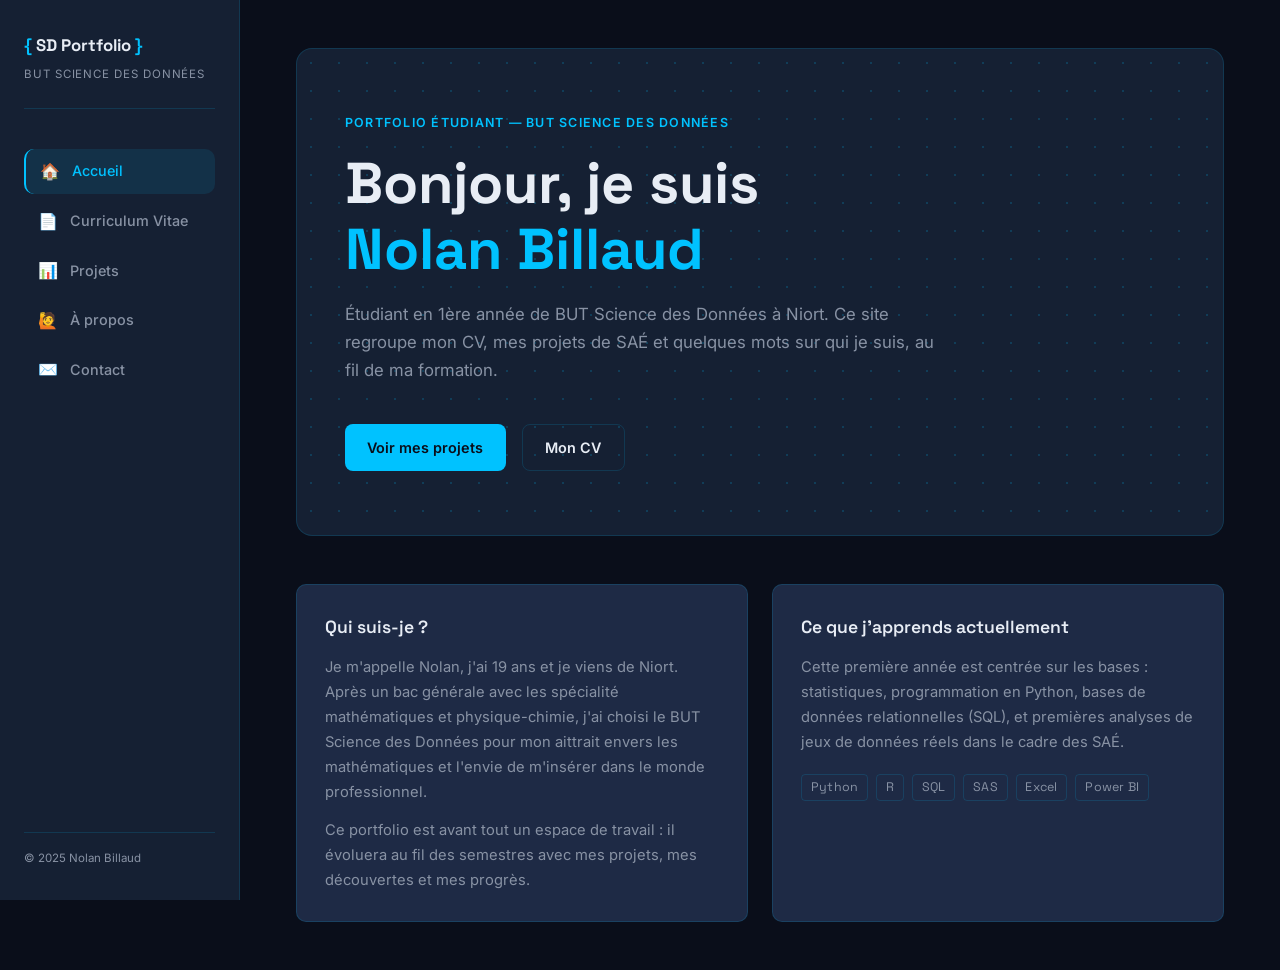
<file: index.html>
<!DOCTYPE html>
<html lang="fr">
<head>
  <meta charset="UTF-8" />
  <meta name="viewport" content="width=device-width, initial-scale=1.0" />
  <meta name="description" content="Portfolio de [Prénom Nom] — Étudiant en BUT Science des Données" />
  <title>Accueil — Portfolio BUT SD</title>
  <link rel="stylesheet" href="css/style.css" />
  <style>
    /* Styles spécifiques à l'accueil */
    .hero {
      position: relative;
      overflow: hidden;
      border: 1px solid var(--border);
      border-radius: 16px;
      padding: 4rem 3rem;
      margin-bottom: 3rem;
      background: var(--bg-card-2);
    }

    .hero .dot-grid { border-radius: 16px; }

    .hero__content { position: relative; z-index: 1; }

    .hero__eyebrow {
      font-size: 0.78rem;
      color: var(--accent-cyan);
      font-weight: 600;
      letter-spacing: 0.1em;
      text-transform: uppercase;
      margin-bottom: 1rem;
    }

    .hero h1 {
      font-family: var(--font-display);
      font-size: clamp(2.2rem, 5vw, 3.6rem);
      font-weight: 700;
      line-height: 1.15;
      margin-bottom: 1.2rem;
    }

    .hero h1 .highlight {
      color: var(--accent-cyan);
    }

    .hero__sub {
      font-size: 1.05rem;
      color: var(--text-muted);
      max-width: 600px;
      margin-bottom: 2.5rem;
    }

    .hero__actions {
      display: flex;
      gap: 1rem;
      flex-wrap: wrap;
    }

    /* Sections d'accueil */
    .home-grid {
      display: grid;
      grid-template-columns: 1fr 1fr;
      gap: 1.5rem;
    }

    .home-grid .card h2 {
      font-family: var(--font-display);
      font-size: 1.1rem;
      font-weight: 600;
      margin-bottom: 0.8rem;
    }

    .home-grid .card p {
      font-size: 0.92rem;
      color: var(--text-muted);
      line-height: 1.7;
    }

    .home-grid .card p + p { margin-top: 0.8rem; }

    .tag-row {
      display: flex;
      flex-wrap: wrap;
      gap: 0.5rem;
      margin-top: 1.2rem;
    }

    @media (max-width: 700px) {
      .hero { padding: 2.5rem 1.5rem; }
      .home-grid { grid-template-columns: 1fr; }
    }
  </style>
</head>
<body>

  <button class="hamburger" aria-label="Ouvrir le menu" aria-expanded="false" aria-controls="sidebar">☰</button>

  <div class="site-wrapper">

    <aside class="sidebar" id="sidebar" role="navigation" aria-label="Navigation principale">
      <p class="sidebar__logo"><span>{ </span>SD Portfolio<span> }</span></p>
      <p class="sidebar__tagline">BUT Science des Données</p>

      <nav>
        <ul>
          <li>
            <a href="index.html">
              <span class="nav-icon" aria-hidden="true">🏠</span>
              Accueil
            </a>
          </li>
          <li>
            <a href="cv.html">
              <span class="nav-icon" aria-hidden="true">📄</span>
              Curriculum Vitae
            </a>
          </li>
          <li>
            <a href="projets.html">
              <span class="nav-icon" aria-hidden="true">📊</span>
              Projets
            </a>
          </li>
          <li>
            <a href="apropos.html">
              <span class="nav-icon" aria-hidden="true">🙋</span>
              À propos
            </a>
          </li>
          <li>
            <a href="contact.html">
              <span class="nav-icon" aria-hidden="true">✉️</span>
              Contact
            </a>
          </li>
        </ul>
      </nav>

      <p class="sidebar__footer">© 2025 Nolan Billaud</p>
    </aside>

    <main class="main-content" id="main">

      <!-- Hero -->
      <section class="hero" aria-labelledby="hero-title">
        <div class="dot-grid" aria-hidden="true"></div>
        <div class="hero__content">
          <p class="hero__eyebrow">Portfolio étudiant — BUT Science des Données</p>
          <h1 id="hero-title">
            Bonjour, je suis<br>
            <span class="highlight">Nolan Billaud</span>
          </h1>
          <p class="hero__sub">
            Étudiant en 1ère année de BUT Science des Données à Niort.
            Ce site regroupe mon CV, mes projets de SAÉ et quelques mots sur qui je suis,
            au fil de ma formation.
          </p>
          <div class="hero__actions">
            <a href="projets.html" class="btn btn--primary">
              Voir mes projets
            </a>
            <a href="cv.html" class="btn btn--outline">
              Mon CV
            </a>
          </div>
        </div>
      </section>

      <!-- Grille de présentation -->
      <section aria-label="Aperçu du profil">
        <div class="home-grid">

          <!-- À propos rapide -->
          <article class="card">
            <h2>Qui suis-je ?</h2>
            <p>
              Je m'appelle Nolan, j'ai 19 ans et je viens de Niort.
              Après un bac générale avec les spécialité mathématiques et physique-chimie, j'ai choisi le BUT Science
              des Données pour mon aittrait envers les mathématiques et l'envie de m'insérer dans le monde professionnel.
            </p>
            <p>
              Ce portfolio est avant tout un espace de travail : il évoluera au fil
              des semestres avec mes projets, mes découvertes et mes progrès.
            </p>
          </article>

          <!-- Ce que j'apprends -->
          <article class="card">
            <h2>Ce que j'apprends actuellement</h2>
            <p>
              Cette première année est centrée sur les bases : statistiques,
              programmation en Python, bases de données relationnelles (SQL),
              et premières analyses de jeux de données réels dans le cadre
              des SAÉ.
            </p>
            <div class="tag-row" aria-label="Outils utilisés actuellement">
              <span class="tag">Python</span>
			  <span class="tag">R</span>
              <span class="tag">SQL</span>
              <span class="tag">SAS</span>
              <span class="tag">Excel</span>
              <span class="tag">Power BI</span>
            </div>
          </article>

        </div>
      </section>

    </main>
  </div>

  <script src="js/nav.js"></script>
</body>
</html>
</file>
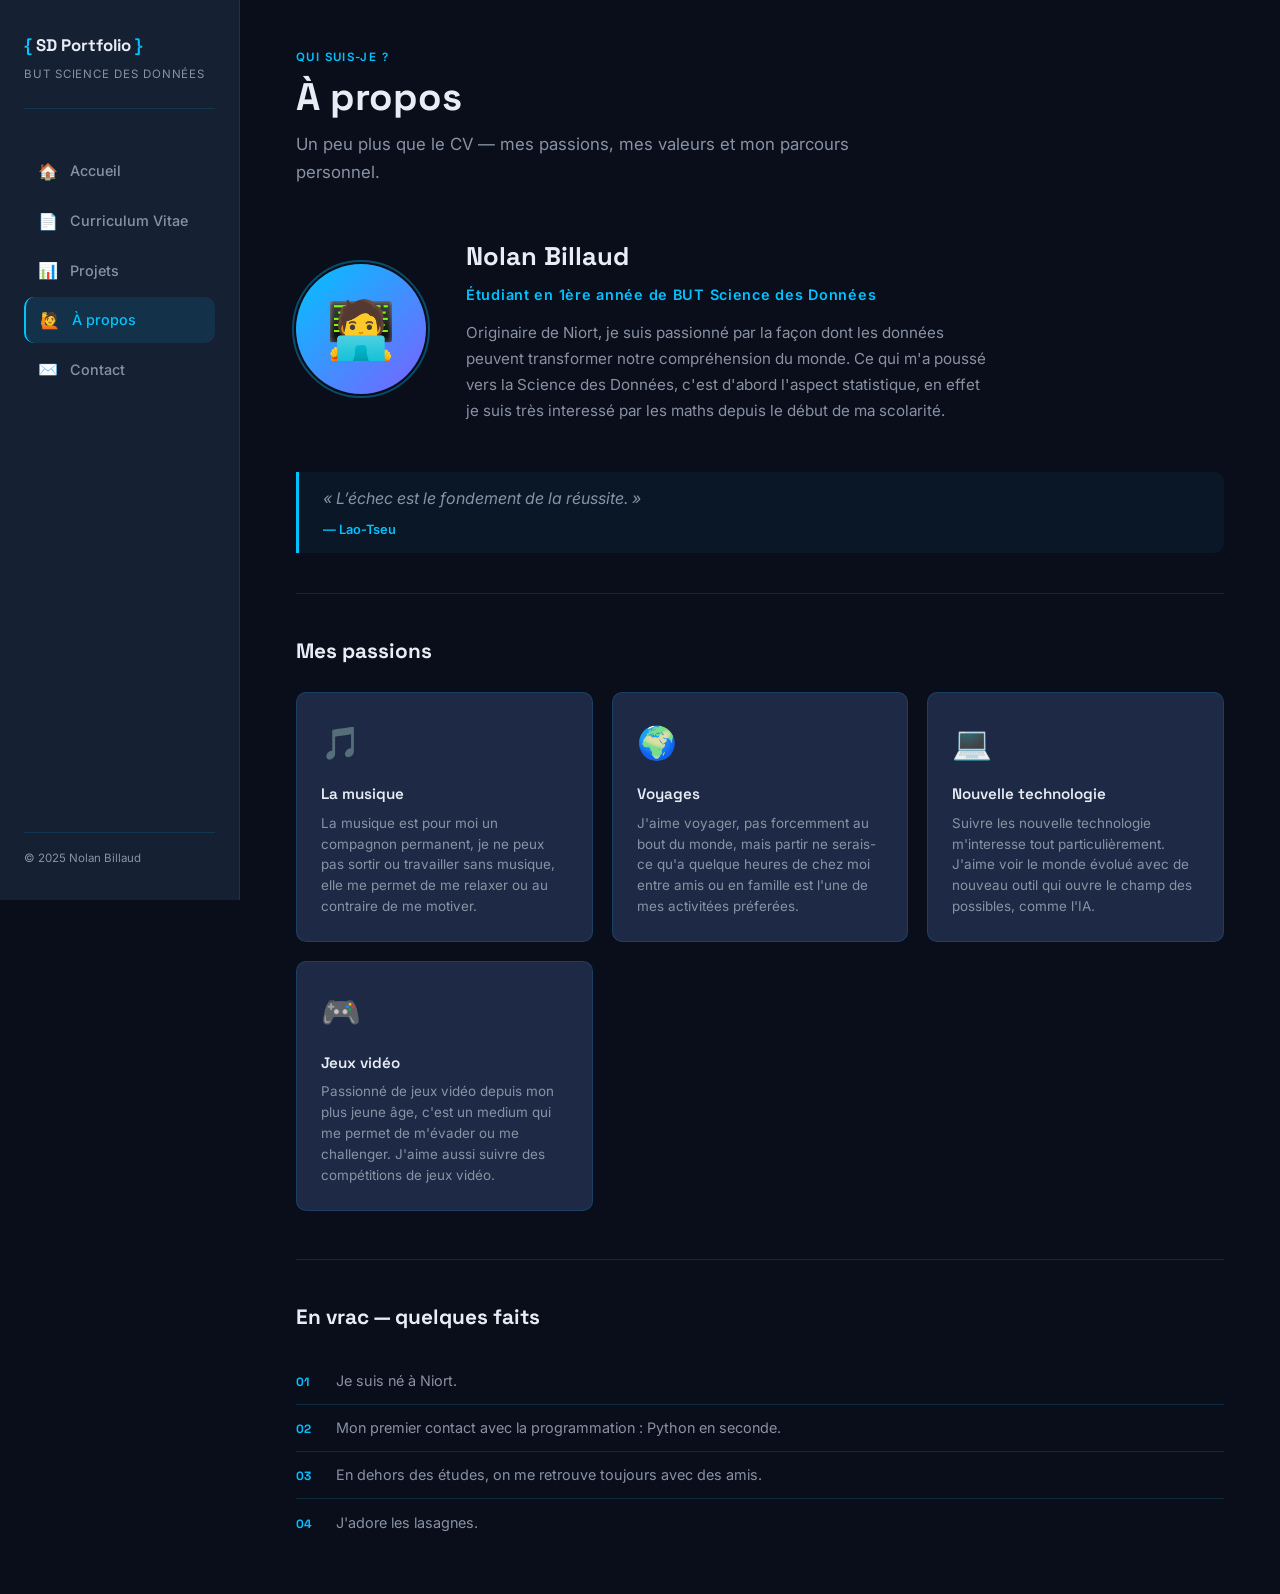
<file: apropos.html>
<!DOCTYPE html>
<html lang="fr">
<head>
  <meta charset="UTF-8" />
  <meta name="viewport" content="width=device-width, initial-scale=1.0" />
  <meta name="description" content="À propos de [Prénom Nom] — passions, loisirs et vision" />
  <title>À propos — Portfolio BUT SD</title>
  <link rel="stylesheet" href="css/style.css" />
  <style>
    /* ── Profil photo zone ── */
    .about-hero {
      display: flex;
      gap: 2.5rem;
      align-items: center;
      margin-bottom: 3rem;
      flex-wrap: wrap;
    }

    .about-avatar {
      width: 130px;
      height: 130px;
      border-radius: 50%;
      background: linear-gradient(135deg, var(--accent-cyan), var(--accent-purple));
      flex-shrink: 0;
      display: flex;
      align-items: center;
      justify-content: center;
      font-size: 3.5rem;
      position: relative;
    }

    .about-avatar::after {
      content: '';
      position: absolute;
      inset: -4px;
      border-radius: 50%;
      border: 2px solid rgba(0,194,255,0.35);
    }

    .about-intro h2 {
      font-family: var(--font-display);
      font-size: 1.6rem;
      font-weight: 700;
      margin-bottom: 0.4rem;
    }

    .about-intro .role {
      color: var(--accent-cyan);
      font-size: 0.9rem;
      font-weight: 600;
      letter-spacing: 0.05em;
      margin-bottom: 0.8rem;
    }

    .about-intro p {
      color: var(--text-muted);
      font-size: 0.95rem;
      max-width: 520px;
      line-height: 1.7;
    }

    /* ── Blockquote citation ── */
    blockquote {
      border-left: 3px solid var(--accent-cyan);
      padding: 0.8rem 1.5rem;
      background: rgba(0,194,255,0.05);
      border-radius: 0 var(--radius) var(--radius) 0;
      font-style: italic;
      color: var(--text-muted);
      margin: 1.5rem 0;
    }

    blockquote cite {
      display: block;
      margin-top: 0.5rem;
      font-size: 0.8rem;
      font-style: normal;
      color: var(--accent-cyan);
      font-weight: 600;
    }

    /* ── Passions grid ── */
    .passions-grid {
      display: grid;
      grid-template-columns: repeat(auto-fill, minmax(230px, 1fr));
      gap: 1.2rem;
      margin-bottom: 3rem;
    }

    .passion-card {
      background: var(--bg-card);
      border: 1px solid var(--border);
      border-radius: var(--radius);
      padding: 1.5rem;
      transition: border-color var(--transition), transform var(--transition);
    }

    .passion-card:hover {
      border-color: rgba(123,97,255,0.5);
      transform: translateY(-2px);
    }

    .passion-card__icon {
      font-size: 2rem;
      margin-bottom: 0.7rem;
    }

    .passion-card h3 {
      font-family: var(--font-display);
      font-size: 0.95rem;
      font-weight: 600;
      margin-bottom: 0.4rem;
    }

    .passion-card p {
      font-size: 0.84rem;
      color: var(--text-muted);
      line-height: 1.55;
    }

    /* ── Frise chronologique "fun facts" ── */
    .fun-facts {
      list-style: none;
      padding: 0;
      counter-reset: facts;
    }

    .fun-facts li {
      counter-increment: facts;
      display: flex;
      gap: 1rem;
      align-items: baseline;
      padding: 0.7rem 0;
      border-bottom: 1px solid var(--border);
      font-size: 0.9rem;
    }

    .fun-facts li:last-child { border-bottom: none; }

    .fun-facts li::before {
      content: counter(facts, decimal-leading-zero);
      font-family: var(--font-display);
      font-size: 0.75rem;
      font-weight: 700;
      color: var(--accent-cyan);
      min-width: 24px;
    }

    .fun-facts li span { color: var(--text-muted); }

    @media (max-width: 600px) {
      .about-hero   { flex-direction: column; }
    }
  </style>
</head>
<body>

  <button class="hamburger" aria-label="Ouvrir le menu" aria-expanded="false" aria-controls="sidebar">☰</button>

  <div class="site-wrapper">

    <aside class="sidebar" id="sidebar" role="navigation" aria-label="Navigation principale">
      <p class="sidebar__logo"><span>{ </span>SD Portfolio<span> }</span></p>
      <p class="sidebar__tagline">BUT Science des Données</p>
      <nav>
        <ul>
          <li><a href="index.html"><span class="nav-icon" aria-hidden="true">🏠</span> Accueil</a></li>
          <li><a href="cv.html"><span class="nav-icon" aria-hidden="true">📄</span> Curriculum Vitae</a></li>
          <li><a href="projets.html"><span class="nav-icon" aria-hidden="true">📊</span> Projets</a></li>
          <li><a href="apropos.html"><span class="nav-icon" aria-hidden="true">🙋</span> À propos</a></li>
          <li><a href="contact.html"><span class="nav-icon" aria-hidden="true">✉️</span> Contact</a></li>
        </ul>
      </nav>
      <p class="sidebar__footer">© 2025 Nolan Billaud</p>
    </aside>

    <main class="main-content" id="main">

      <header class="page-header">
        <p class="eyebrow">Qui suis-je ?</p>
        <h1>À propos</h1>
        <p>Un peu plus que le CV — mes passions, mes valeurs et mon parcours personnel.</p>
      </header>

      <!-- Intro -->
      <section class="about-hero" aria-label="Présentation personnelle">
        <div class="about-avatar" role="img" aria-label="Photo de profil">🧑‍💻</div>
        <div class="about-intro">
          <h2>Nolan Billaud</h2>
          <p class="role">Étudiant en 1ère année de BUT Science des Données</p>
          <p>
            Originaire de Niort, je suis passionné par la façon dont les données
            peuvent transformer notre compréhension du monde. Ce qui m'a poussé vers
            la Science des Données, c'est d'abord l'aspect statistique, en effet je suis très interessé par les maths depuis le début de ma scolarité. 
          </p>
        </div>
      </section>

      <blockquote>
        «  L’échec est le fondement de la réussite. »
        <cite>— Lao-Tseu</cite>
      </blockquote>

      <hr class="divider" />

      <!-- Passions -->
      <section aria-labelledby="passions">
        <h2 style="font-family:var(--font-display); font-size:1.3rem; margin-bottom:1.5rem;" id="passions">
          Mes passions
        </h2>
        <div class="passions-grid">

          <article class="passion-card">
            <div class="passion-card__icon">🎵</div>
            <h3>La musique</h3>
            <p>
              La musique est pour moi un compagnon permanent, je ne peux pas sortir ou travailler sans musique, elle me permet de me relaxer ou au contraire de me motiver.
            </p>
          </article>


          <article class="passion-card">
            <div class="passion-card__icon">🌍</div>
            <h3>Voyages</h3>
            <p>
              J'aime voyager, pas forcemment au bout du monde, mais partir ne serais-ce qu'a quelque heures de chez moi entre amis ou en famille est l'une de mes activitées préferées.
            </p>
          </article>

          <article class="passion-card">
            <div class="passion-card__icon">💻</div>
            <h3>Nouvelle technologie</h3>
            <p>
              Suivre les nouvelle technologie m'interesse tout particulièrement. J'aime voir le monde évolué avec de nouveau outil qui ouvre le champ des possibles, comme l'IA.
            </p>
          </article>

          <article class="passion-card">
            <div class="passion-card__icon">🎮</div>
            <h3>Jeux vidéo</h3>
            <p>
              Passionné de jeux vidéo depuis mon plus jeune âge, c'est un medium qui me permet de m'évader ou me challenger. J'aime aussi suivre des compétitions de jeux vidéo.
            </p>
          </article>

        </div>
      </section>

      <hr class="divider" />

      <!-- Fun facts -->
      <section aria-labelledby="facts">
        <h2 style="font-family:var(--font-display); font-size:1.3rem; margin-bottom:1.5rem;" id="facts">
          En vrac — quelques faits
        </h2>
        <ol class="fun-facts">
          <li><span>Je suis né à Niort.</span></li>
          <li><span>Mon premier contact avec la programmation : Python en seconde.</span></li>
          <li><span>En dehors des études, on me retrouve toujours avec des amis.</span></li>
		  <li><span>J'adore les lasagnes.</span></li>
        </ol>
      </section>

    </main>
  </div>

  <script src="js/nav.js"></script>
</body>
</html>
</file>
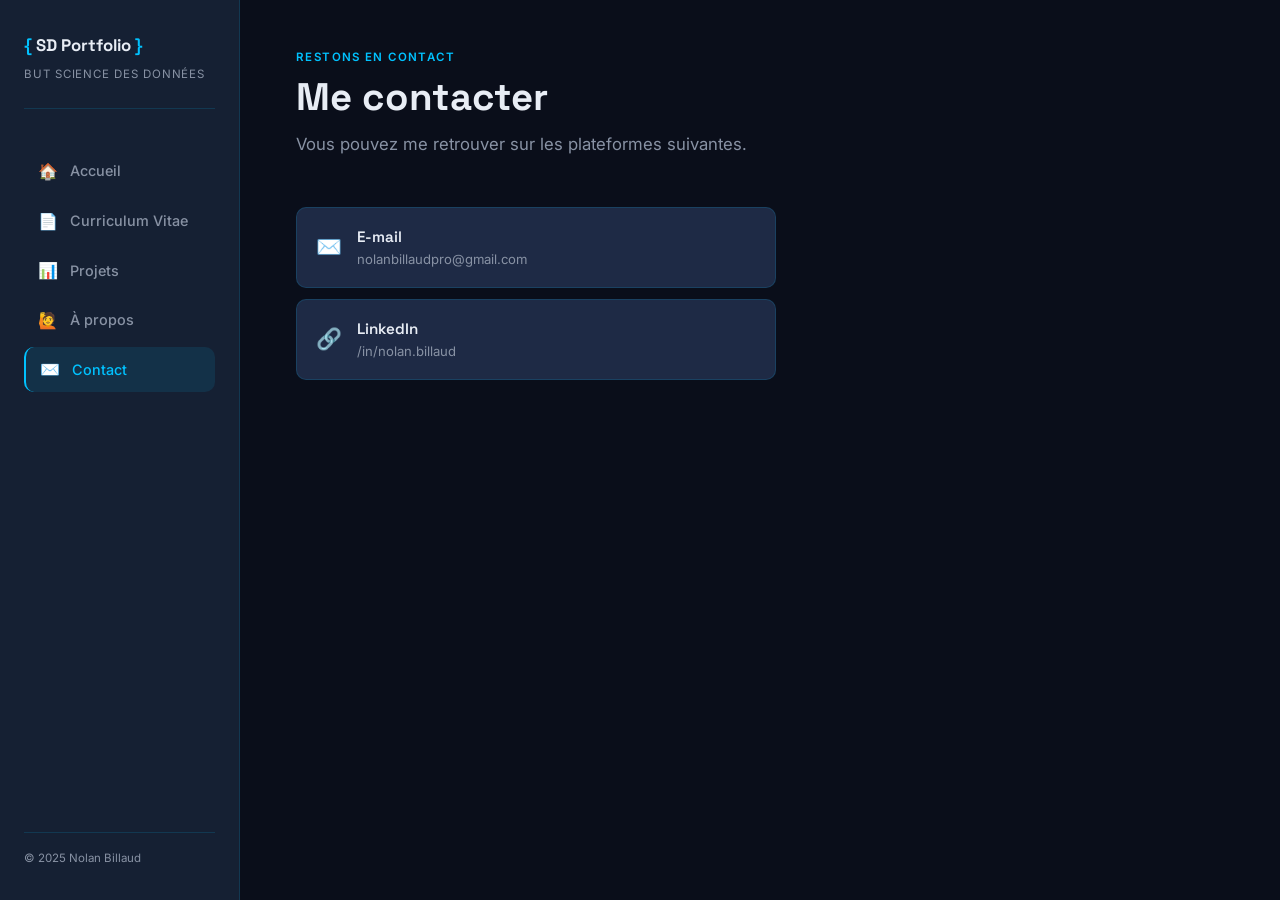
<file: contact.html>
<!DOCTYPE html>
<html lang="fr">
<head>
  <meta charset="UTF-8" />
  <meta name="viewport" content="width=device-width, initial-scale=1.0" />
  <meta name="description" content="Contacter [Prénom Nom] — Étudiant BUT Science des Données" />
  <title>Contact — Portfolio BUT SD</title>
  <link rel="stylesheet" href="css/style.css" />
  <style>
    /* Liste des réseaux */
    .social-links {
      list-style: none;
      padding: 0;
      display: flex;
      flex-direction: column;
      gap: 0.7rem;
      max-width: 480px;
    }

    .social-links a {
      display: flex;
      align-items: center;
      gap: 0.9rem;
      background: var(--bg-card);
      border: 1px solid var(--border);
      border-radius: var(--radius);
      padding: 1rem 1.2rem;
      font-size: 0.95rem;
      color: var(--text-main);
      transition: border-color var(--transition);
    }

    .social-links a:hover {
      border-color: var(--accent-cyan);
      opacity: 1;
    }

    .social-links .social-icon {
      font-size: 1.3rem;
      flex-shrink: 0;
    }

    .social-links .social-label {
      display: flex;
      flex-direction: column;
    }

    .social-links .social-label strong {
      font-family: var(--font-display);
      font-weight: 600;
      font-size: 0.95rem;
    }

    .social-links .social-label span {
      font-size: 0.82rem;
      color: var(--text-muted);
    }
  </style>
</head>
<body>

  <button class="hamburger" aria-label="Ouvrir le menu" aria-expanded="false" aria-controls="sidebar">☰</button>

  <div class="site-wrapper">

    <aside class="sidebar" id="sidebar" role="navigation" aria-label="Navigation principale">
      <p class="sidebar__logo"><span>{ </span>SD Portfolio<span> }</span></p>
      <p class="sidebar__tagline">BUT Science des Données</p>
      <nav>
        <ul>
          <li><a href="index.html"><span class="nav-icon" aria-hidden="true">🏠</span> Accueil</a></li>
          <li><a href="cv.html"><span class="nav-icon" aria-hidden="true">📄</span> Curriculum Vitae</a></li>
          <li><a href="projets.html"><span class="nav-icon" aria-hidden="true">📊</span> Projets</a></li>
          <li><a href="apropos.html"><span class="nav-icon" aria-hidden="true">🙋</span> À propos</a></li>
          <li><a href="contact.html"><span class="nav-icon" aria-hidden="true">✉️</span> Contact</a></li>
        </ul>
      </nav>
      <p class="sidebar__footer">© 2025 Nolan Billaud</p>
    </aside>

    <main class="main-content" id="main">

      <header class="page-header">
        <p class="eyebrow">Restons en contact</p>
        <h1>Me contacter</h1>
        <p>Vous pouvez me retrouver sur les plateformes suivantes.</p>
      </header>

      <ul class="social-links" aria-label="Liens vers mes réseaux">
        <li>
          <a href="mailto:prenom.nom@email.com">
            <span class="social-icon" aria-hidden="true">✉️</span>
            <span class="social-label">
              <strong>E-mail</strong>
              <span>nolanbillaudpro@gmail.com</span>
            </span>
          </a>
        </li>
        <li>
          <a href="https://www.linkedin.com/in/nolan-billaud-b82098417" target="_blank" rel="noopener noreferrer" aria-label="Profil LinkedIn (nouvelle fenêtre)">
            <span class="social-icon" aria-hidden="true">🔗</span>
            <span class="social-label">
              <strong>LinkedIn</strong>
              <span>/in/nolan.billaud</span>
            </span>
          </a>
        </li>

    </main>
  </div>

  <script src="js/nav.js"></script>
</body>
</html>
</file>
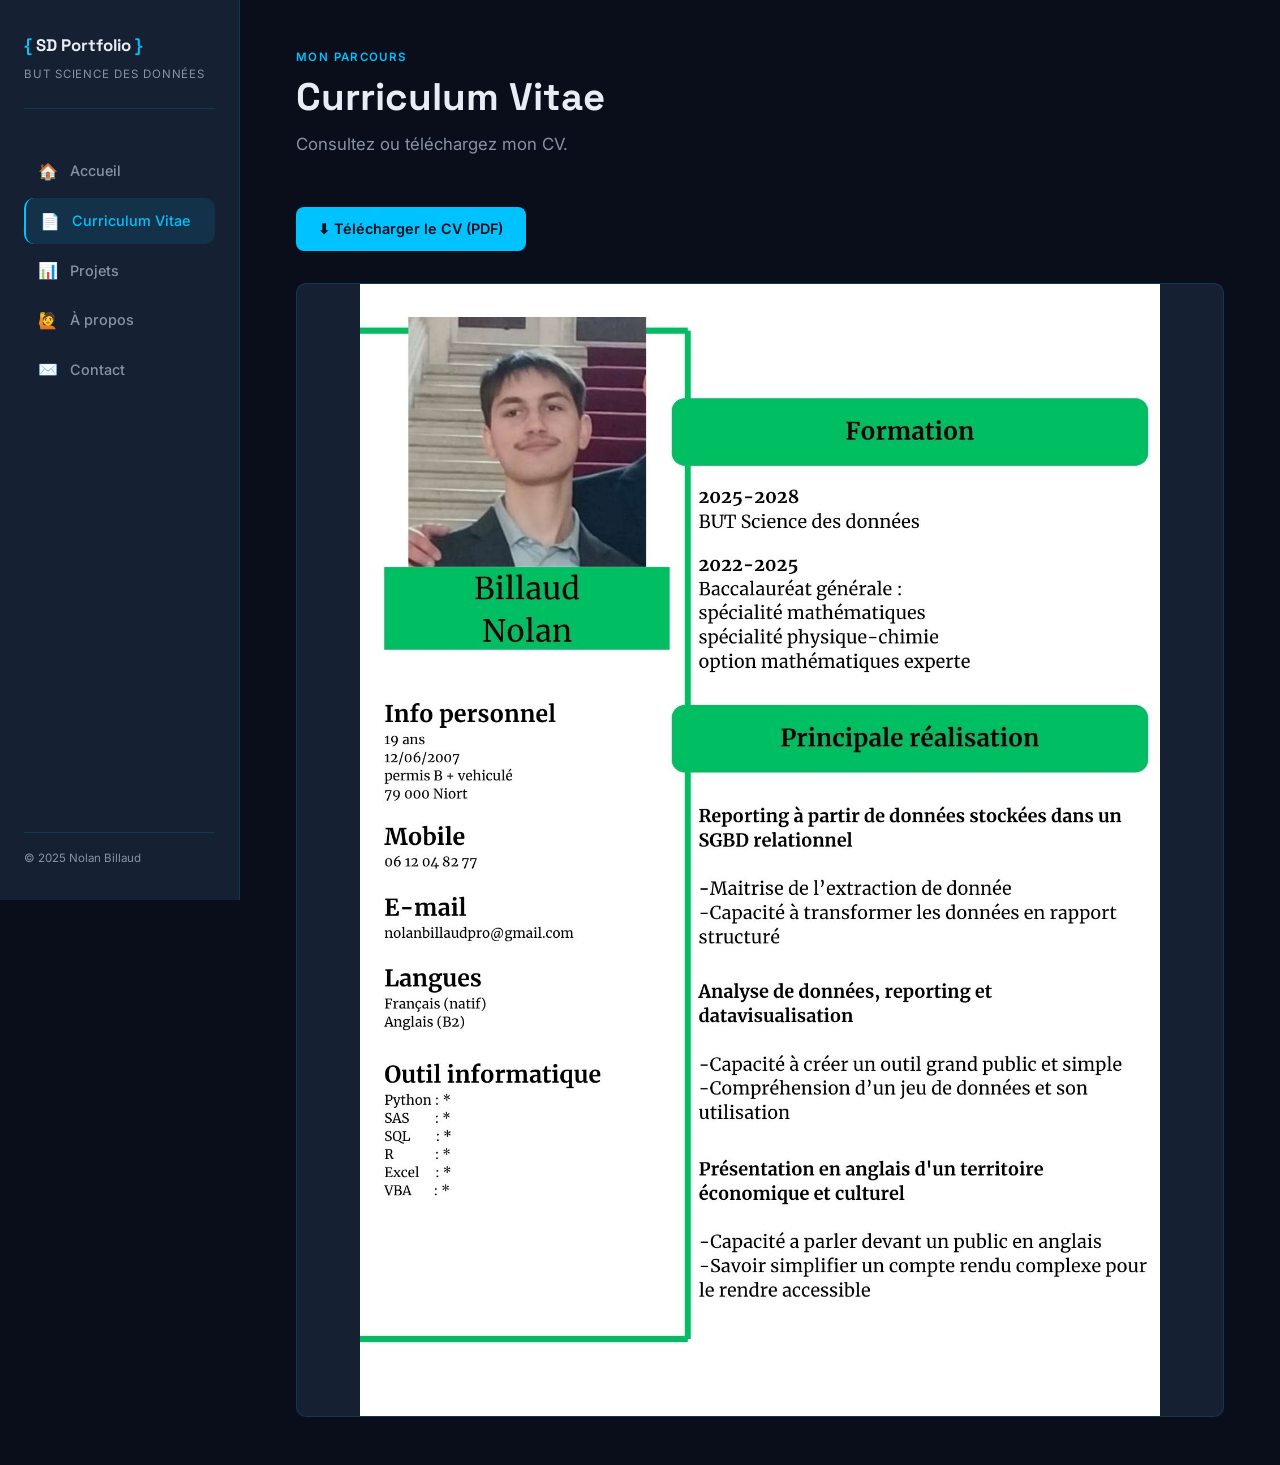
<file: cv.html>
<!DOCTYPE html>
<html lang="fr">
<head>
  <meta charset="UTF-8" />
  <meta name="viewport" content="width=device-width, initial-scale=1.0" />
  <meta name="description" content="Curriculum Vitae de [Prénom Nom] — Étudiant en BUT Science des Données" />
  <title>CV — Portfolio BUT SD</title>
  <link rel="stylesheet" href="css/style.css" />
  <style>
    /* En-tête de page avec action */
    .cv-actions {
      display: flex;
      align-items: center;
      gap: 1rem;
      flex-wrap: wrap;
      margin-bottom: 2rem;
    }

    /* Image du CV */
    .cv-image-frame {
      border: 1px solid var(--border);
      border-radius: var(--radius);
      overflow: hidden;
      background: var(--bg-card-2);
      text-align: center;
    }

    .cv-image-frame img {
      width: 100%;
      max-width: 800px;
      display: block;
      margin: 0 auto;
    }

    /* Note sous l'image */
    .cv-note {
      margin-top: 1.2rem;
      font-size: 0.85rem;
      color: var(--text-muted);
    }
  </style>
</head>
<body>

  <button class="hamburger" aria-label="Ouvrir le menu" aria-expanded="false" aria-controls="sidebar">☰</button>

  <div class="site-wrapper">

    <aside class="sidebar" id="sidebar" role="navigation" aria-label="Navigation principale">
      <p class="sidebar__logo"><span>{ </span>SD Portfolio<span> }</span></p>
      <p class="sidebar__tagline">BUT Science des Données</p>
      <nav>
        <ul>
          <li><a href="index.html"><span class="nav-icon" aria-hidden="true">🏠</span> Accueil</a></li>
          <li><a href="cv.html"><span class="nav-icon" aria-hidden="true">📄</span> Curriculum Vitae</a></li>
          <li><a href="projets.html"><span class="nav-icon" aria-hidden="true">📊</span> Projets</a></li>
          <li><a href="apropos.html"><span class="nav-icon" aria-hidden="true">🙋</span> À propos</a></li>
          <li><a href="contact.html"><span class="nav-icon" aria-hidden="true">✉️</span> Contact</a></li>
        </ul>
      </nav>
      <p class="sidebar__footer">© 2025 Nolan Billaud</p>
    </aside>

    <main class="main-content" id="main">

      <header class="page-header">
        <p class="eyebrow">Mon parcours</p>
        <h1>Curriculum Vitae</h1>
        <p>Consultez ou téléchargez mon CV.</p>
      </header>

      <div class="cv-actions">
        <a href="assets/cv Nolan.pdf" class="btn btn--primary" download>
          ⬇ Télécharger le CV (PDF)
        </a>
      </div>

      <!-- Image du CV (aperçu) -->
      <div class="cv-image-frame">
        <img src="assets/cv Nolan.jpg" alt="Curriculum Vitae de [Prénom Nom]" />
      </div>


    </main>
  </div>

  <script src="js/nav.js"></script>
</body>
</html>
</file>
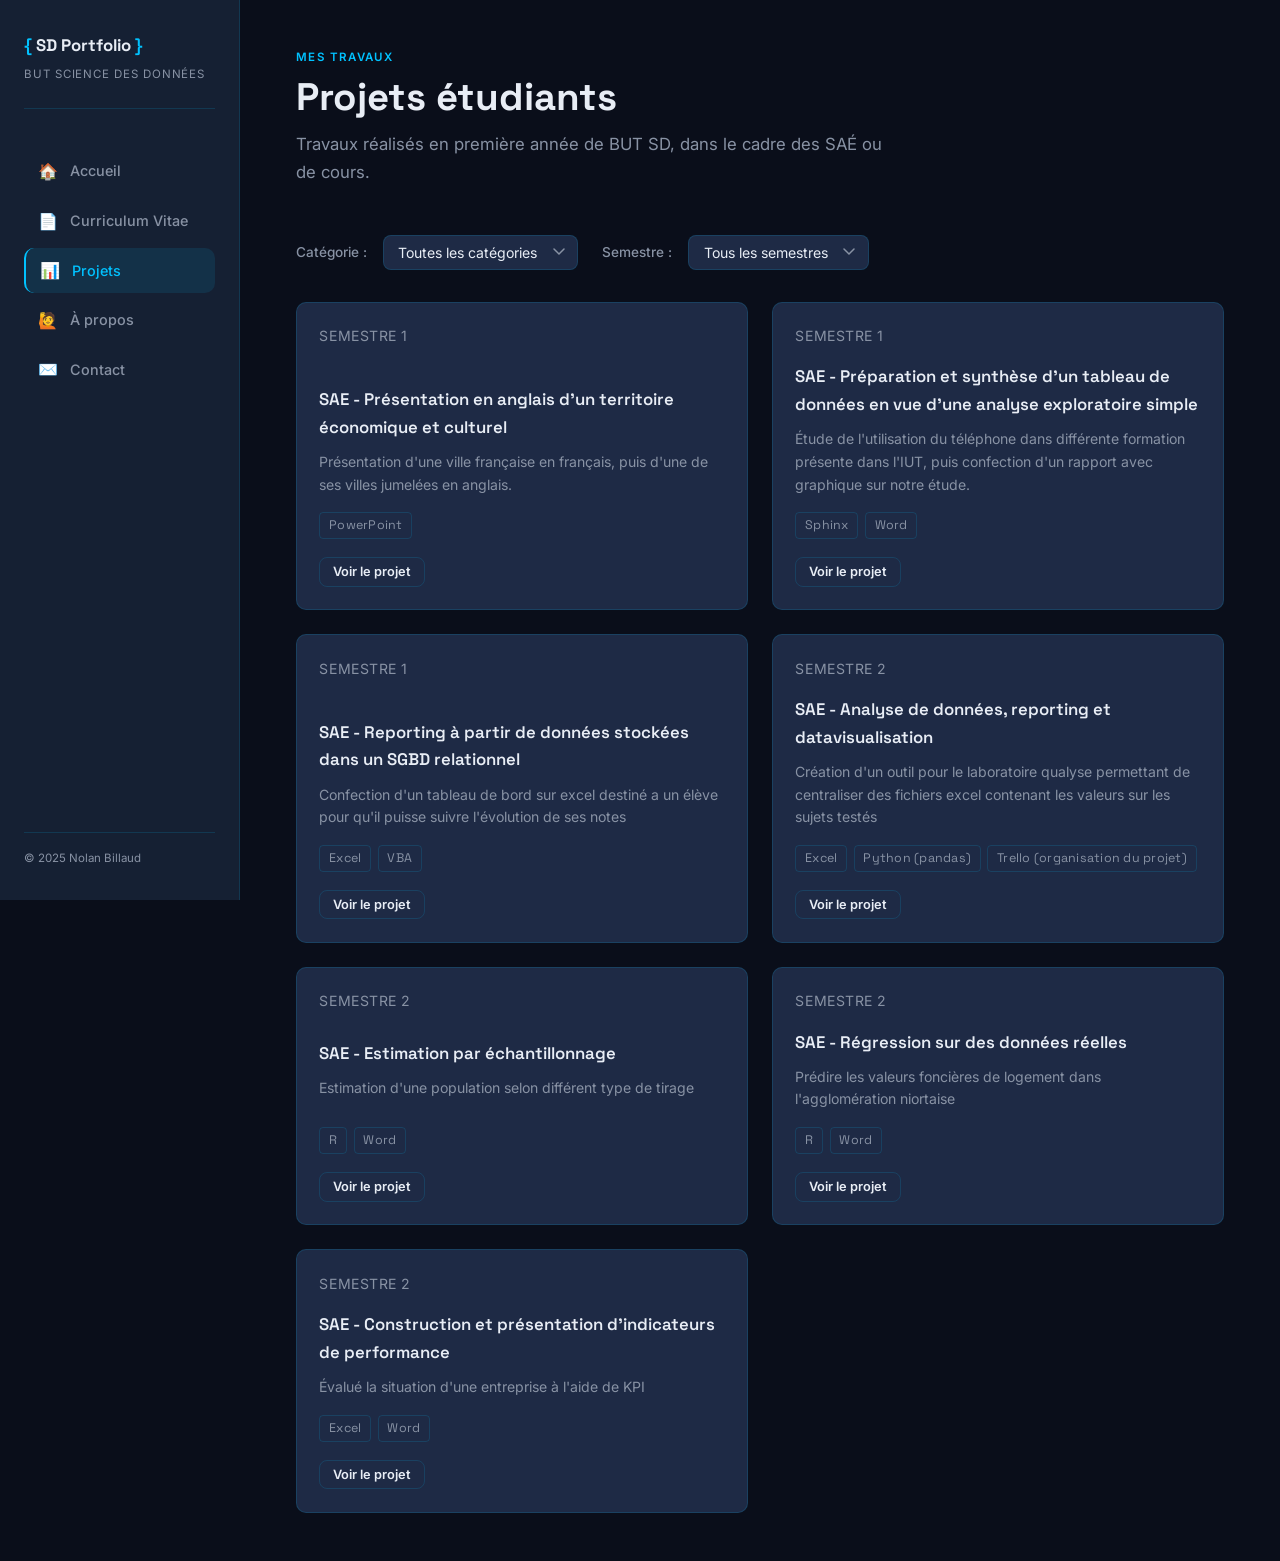
<file: projets.html>
<!DOCTYPE html>
<html lang="fr">
<head>
  <meta charset="UTF-8" />
  <meta name="viewport" content="width=device-width, initial-scale=1.0" />
  <meta name="description" content="Projets étudiants de [Prénom Nom] — BUT Science des Données" />
  <title>Projets — Portfolio BUT SD</title>
  <link rel="stylesheet" href="css/style.css" />
  <style>
    /* Filtres */
    .filter-bar {
      display: flex;
      align-items: center;
      gap: 1rem;
      margin-bottom: 2rem;
      flex-wrap: wrap;
    }

    .filter-bar label {
      font-size: 0.85rem;
      color: var(--text-muted);
      font-weight: 500;
      white-space: nowrap;
    }

    .filter-bar select {
      background: var(--bg-card);
      border: 1px solid var(--border);
      border-radius: 8px;
      color: var(--text-main);
      padding: 0.5rem 2.5rem 0.5rem 0.9rem;
      font-family: var(--font-body);
      font-size: 0.88rem;
      cursor: pointer;
      appearance: none;
      background-image: url("data:image/svg+xml,%3Csvg xmlns='http://www.w3.org/2000/svg' width='12' height='8' viewBox='0 0 12 8'%3E%3Cpath d='M1 1l5 5 5-5' stroke='%238892A4' stroke-width='1.5' fill='none' stroke-linecap='round'/%3E%3C/svg%3E");
      background-repeat: no-repeat;
      background-position: right 0.8rem center;
    }
    .filter-bar select:focus { outline: 2px solid var(--accent-cyan); }

    /* Grille projets */
    .projects-grid {
      display: grid;
      grid-template-columns: repeat(auto-fill, minmax(300px, 1fr));
      gap: 1.5rem;
    }

    .project-card {
      background: var(--bg-card);
      border: 1px solid var(--border);
      border-radius: var(--radius);
      padding: 1.4rem;
      display: flex;
      flex-direction: column;
      transition: border-color var(--transition);
    }

    .project-card:hover {
      border-color: rgba(0,194,255,0.35);
    }

    .project-card__meta {
      font-size: 0.78rem;
      color: var(--text-muted);
      margin-bottom: 0.6rem;
      text-transform: uppercase;
      letter-spacing: 0.04em;
    }

    .project-card h3 {
      font-family: var(--font-display);
      font-size: 1.05rem;
      font-weight: 600;
      margin-bottom: 0.6rem;
    }

    .project-card p {
      font-size: 0.88rem;
      color: var(--text-muted);
      flex: 1;
      margin-bottom: 1rem;
      line-height: 1.6;
    }

    .project-card__tags {
      display: flex;
      flex-wrap: wrap;
      gap: 0.4rem;
      margin-bottom: 1.1rem;
    }

    .project-card__actions {
      display: flex;
      gap: 0.6rem;
    }

    .project-card__actions a,
    .project-card__actions button {
      font-size: 0.8rem;
      padding: 0.4rem 0.8rem;
    }

    .project-card__actions button {
      font-family: var(--font-body);
    }

    /* Message vide */
    #empty-msg {
      display: none;
      text-align: center;
      padding: 3rem;
      color: var(--text-muted);
      font-size: 0.95rem;
    }

    /* ════════════════ MODALE PROJET ════════════════ */
    .modal-overlay {
      position: fixed;
      inset: 0;
      background: rgba(10, 14, 26, 0.75);
      backdrop-filter: blur(2px);
      display: none;
      align-items: center;
      justify-content: center;
      z-index: 1000;
      padding: 1.5rem;
    }

    .modal-overlay.open {
      display: flex;
    }

    .modal-box {
      background: var(--bg-card);
      border: 1px solid var(--border);
      border-radius: var(--radius);
      width: 100%;
      max-width: 760px;
      max-height: 85vh;
      display: flex;
      flex-direction: column;
      overflow: hidden;
    }

    .modal-header {
      display: flex;
      justify-content: space-between;
      align-items: flex-start;
      padding: 1.3rem 1.5rem 0;
      gap: 1rem;
    }

    .modal-header h2 {
      font-family: var(--font-display);
      font-size: 1.25rem;
      font-weight: 600;
    }

    .modal-close {
      background: transparent;
      border: 1px solid var(--border);
      border-radius: 6px;
      color: var(--text-muted);
      font-size: 1rem;
      width: 32px;
      height: 32px;
      cursor: pointer;
      flex-shrink: 0;
      transition: all var(--transition);
    }

    .modal-close:hover {
      color: var(--text-main);
      border-color: var(--accent-cyan);
    }

    /* Onglets */
    .modal-tabs {
      display: flex;
      gap: 0.3rem;
      padding: 1.2rem 1.5rem 0;
      border-bottom: 1px solid var(--border);
    }

    .modal-tab {
      background: transparent;
      border: none;
      color: var(--text-muted);
      font-family: var(--font-body);
      font-size: 0.88rem;
      font-weight: 500;
      padding: 0.6rem 1rem;
      cursor: pointer;
      border-bottom: 2px solid transparent;
      transition: color var(--transition), border-color var(--transition);
    }

    .modal-tab:hover {
      color: var(--text-main);
    }

    .modal-tab.active {
      color: var(--accent-cyan);
      border-bottom-color: var(--accent-cyan);
    }

    /* Corps */
    .modal-body {
      padding: 1.5rem;
      overflow-y: auto;
      flex: 1;
    }

    .modal-panel {
      display: none;
    }

    .modal-panel.active {
      display: block;
    }

    /* Onglet description */
    .modal-panel--description p {
      font-size: 0.92rem;
      color: var(--text-muted);
      line-height: 1.7;
      margin-bottom: 1rem;
    }

    .modal-panel--description h3 {
      font-family: var(--font-display);
      font-size: 0.95rem;
      font-weight: 600;
      color: var(--text-main);
      margin: 1.2rem 0 0.5rem;
    }

    /* Onglet images */
    .modal-images {
      display: grid;
      grid-template-columns: repeat(auto-fill, minmax(220px, 1fr));
      gap: 1rem;
    }

    .modal-images figure {
      margin: 0;
    }

    .modal-images img {
      width: 100%;
      border-radius: 8px;
      border: 1px solid var(--border);
      display: block;
    }

    .modal-images figcaption {
      font-size: 0.78rem;
      color: var(--text-muted);
      margin-top: 0.4rem;
      text-align: center;
    }

    /* Onglet documents */
    .modal-docs {
      list-style: none;
      padding: 0;
      display: flex;
      flex-direction: column;
      gap: 0.6rem;
    }

    .modal-docs a {
      display: flex;
      align-items: center;
      gap: 0.7rem;
      background: var(--bg-card-2);
      border: 1px solid var(--border);
      border-radius: 8px;
      padding: 0.8rem 1rem;
      font-size: 0.9rem;
      color: var(--text-main);
      transition: border-color var(--transition);
    }

    .modal-docs a:hover {
      border-color: var(--accent-cyan);
      opacity: 1;
    }

    .modal-docs .doc-icon {
      font-size: 1.2rem;
    }

    @media (max-width: 600px) {
      .modal-tabs { overflow-x: auto; }
      .modal-tab { white-space: nowrap; }
    }
  </style>
</head>
<body>

  <button class="hamburger" aria-label="Ouvrir le menu" aria-expanded="false" aria-controls="sidebar">☰</button>

  <div class="site-wrapper">

    <aside class="sidebar" id="sidebar" role="navigation" aria-label="Navigation principale">
      <p class="sidebar__logo"><span>{ </span>SD Portfolio<span> }</span></p>
      <p class="sidebar__tagline">BUT Science des Données</p>
      <nav>
        <ul>
          <li><a href="index.html"><span class="nav-icon" aria-hidden="true">🏠</span> Accueil</a></li>
          <li><a href="cv.html"><span class="nav-icon" aria-hidden="true">📄</span> Curriculum Vitae</a></li>
          <li><a href="projets.html"><span class="nav-icon" aria-hidden="true">📊</span> Projets</a></li>
          <li><a href="apropos.html"><span class="nav-icon" aria-hidden="true">🙋</span> À propos</a></li>
          <li><a href="contact.html"><span class="nav-icon" aria-hidden="true">✉️</span> Contact</a></li>
        </ul>
      </nav>
      <p class="sidebar__footer">© 2025 Nolan Billaud</p>
    </aside>

    <main class="main-content" id="main">

      <header class="page-header">
        <p class="eyebrow">Mes travaux</p>
        <h1>Projets étudiants</h1>
        <p>Travaux réalisés en première année de BUT SD, dans le cadre des SAÉ ou de cours.</p>
      </header>

      <!-- Filtres -->
      <div class="filter-bar" role="search" aria-label="Filtrer les projets">
        <label for="filter-cat">Catégorie :</label>
        <select id="filter-cat" aria-label="Filtrer par catégorie">
          <option value="all">Toutes les catégories</option>
          <option value="b1">Bloc 1</option>
          <option value="b2">Bloc 2</option>
          <option value="b3">Bloc 3</option>
		  <option value="bAll">Inter-bloc</option>
        </select>

        <label for="filter-semestre" style="margin-left:0.5rem;">Semestre :</label>
        <select id="filter-semestre" aria-label="Filtrer par semestre">
          <option value="all">Tous les semestres</option>
          <option value="s1">Semestre 1</option>
          <option value="s2">Semestre 2</option>
        </select>
      </div>

      <!-- Grille -->
      <section aria-label="Liste des projets">
        <div class="projects-grid" id="projects-grid">

          <!-- Projet 1 -->
          <article class="project-card" data-cat="b3" data-semestre="s1">
            <p class="project-card__meta">Semestre 1</p>
            <h3>SAE - Présentation en anglais d'un territoire économique et culturel</h3>
            <p>
              Présentation d'une ville française en français, puis d'une de ses villes jumelées en anglais.
            </p>
            <div class="project-card__tags">
              <span class="tag">PowerPoint</span>
            </div>
            <div class="project-card__actions">
              <button type="button" class="btn btn--outline" data-modal-target="modal-projet-1">Voir le projet</button>
            </div>
          </article>

          <!-- Projet 2 -->
          <article class="project-card" data-cat="b2" data-semestre="s1">
            <p class="project-card__meta">Semestre 1</p>
            <h3>SAE - Préparation et synthèse d'un tableau de données en vue d'une analyse exploratoire simple</h3>
            <p>
				Étude de l'utilisation du téléphone dans différente formation présente dans l'IUT, puis confection d'un rapport avec graphique sur notre étude.
            </p>
            <div class="project-card__tags">
              <span class="tag">Sphinx</span>
              <span class="tag">Word</span>
            </div>
            <div class="project-card__actions">
              <button type="button" class="btn btn--outline" data-modal-target="modal-projet-2">Voir le projet</button>
            </div>
          </article>

          <!-- Projet 3 -->
          <article class="project-card" data-cat="b1" data-semestre="s1">
            <p class="project-card__meta">Semestre 1</p>
            <h3>SAE - Reporting à partir de données stockées dans un SGBD relationnel</h3>
            <p>
				Confection d'un tableau de bord sur excel destiné a un élève pour qu'il puisse suivre l'évolution de ses notes
            </p>
            <div class="project-card__tags">
              <span class="tag">Excel</span>
              <span class="tag">VBA</span>
            </div>
            <div class="project-card__actions">
              <button type="button" class="btn btn--outline" data-modal-target="modal-projet-3">Voir le projet</button>
            </div>
          </article>

          <!-- Projet 4 -->
          <article class="project-card" data-cat="bAll" data-semestre="s2">
            <p class="project-card__meta">Semestre 2</p>
            <h3>SAE - Analyse de données, reporting et datavisualisation</h3>
            <p>
               Création d'un outil pour le laboratoire qualyse permettant de centraliser des fichiers excel contenant les valeurs sur les sujets testés
            </p>
            <div class="project-card__tags">
              <span class="tag">Excel</span>
              <span class="tag">Python (pandas)</span>
              <span class="tag">Trello (organisation du projet)</span>
            </div>
            <div class="project-card__actions">
              <button type="button" class="btn btn--outline" data-modal-target="modal-projet-4">Voir le projet</button>
            </div>
          </article>

          <!-- Projet 5 placeholder -->
          <article class="project-card" data-cat="b2" data-semestre="s2">
            <p class="project-card__meta">Semestre 2</p>
            <h3>SAE - Estimation par échantillonnage</h3>
            <p>
              Estimation d'une population selon différent type de tirage
            </p>
            <div class="project-card__tags">
              <span class="tag">R</span>
			  <span class="tag">Word</span>
            </div>
            <div class="project-card__actions">
              <button type="button" class="btn btn--outline" data-modal-target="modal-projet-5">Voir le projet</button>
            </div>
          </article>

		  <!-- Projet 6 placeholder -->
          <article class="project-card" data-cat="b2" data-semestre="s2">
            <p class="project-card__meta">Semestre 2</p>
            <h3>SAE - Régression sur des données réelles</h3>
            <p>
              Prédire les valeurs foncières de logement dans l'agglomération niortaise
            </p>
            <div class="project-card__tags">
              <span class="tag">R</span>
			  <span class="tag">Word</span>
            </div>
            <div class="project-card__actions">
              <button type="button" class="btn btn--outline" data-modal-target="modal-projet-6">Voir le projet</button>
            </div>
          </article>


			<!-- Projet 7 placeholder -->
          <article class="project-card" data-cat="b3" data-semestre="s2">
            <p class="project-card__meta">Semestre 2</p>
            <h3>SAE - Construction et présentation d’indicateurs de performance</h3>
            <p>
              Évalué la situation d'une entreprise à l'aide de KPI
            </p>
            <div class="project-card__tags">
              <span class="tag">Excel</span>
			  <span class="tag">Word</span>
            </div>
            <div class="project-card__actions">
              <button type="button" class="btn btn--outline" data-modal-target="modal-projet-7">Voir le projet</button>
            </div>
          </article>


        </div>

        <p id="empty-msg" role="status" aria-live="polite">Aucun projet ne correspond à ces filtres.</p>
      </section>

    </main>
  </div>

  <!-- ════════════════ MODALES PROJETS ════════════════ -->

  <!-- Modale Projet 1 -->
  <div class="modal-overlay" id="modal-projet-1" role="dialog" aria-modal="true" aria-labelledby="modal-projet-1-title">
    <div class="modal-box">
      <div class="modal-header">
        <h2 id="modal-projet-1-title">SAE - Présentation en anglais d'un territoire économique et culturel</h2>
        <button type="button" class="modal-close" aria-label="Fermer la fenêtre">✕</button>
      </div>
      <div class="modal-tabs" role="tablist">
        <button type="button" class="modal-tab active" role="tab" aria-selected="true" data-tab="description">Description</button>
        <button type="button" class="modal-tab" role="tab" aria-selected="false" data-tab="images">Images</button>
        <button type="button" class="modal-tab" role="tab" aria-selected="false" data-tab="documents">Documents</button>
      </div>
      <div class="modal-body">

        <div class="modal-panel modal-panel--description active" data-panel="description">
          <h3>Objectif</h3>
          <p>En groupe de 3, l'objectif était de présenter deux villes jumelées, d'abord en français puis en anglais a l'aide d'un PowerPoint, et cela devant un public d'environ 20 personnes. Nous avons donc présenter la ville de Chambéry en France puis la ville de Turin en Italie.</p>
          <h3>Démarche</h3>
          <p>Nous avons donc répartie les taches dans le groupe, l'un s'occupait du PowerPoint et les deux autres des recherches sur les deux villes. Je me suis occuper de recupérer des informations sur la ville de Turin a l'aide d'internet, puis j'ai aidé mes camarades en anglais</p>
          <h3>Résultat</h3>
          <p>Il s'agissait de la première SAÉ que nous avons réalisé dans ce cursus, elle m'a permis d'obtenir une certaine aisance a l'oral devant un public de presque inconnu. Aussi, j'ai pu pour la première fois faire un oral en anglais. J'en tire une meilleur maitrise de l'anglais, ainsi que de la communication en générale.</p>
        </div>

        <div class="modal-panel" data-panel="images">
          <div class="modal-images">
            <figure>
              <img src="assets/territoire_screen.png" alt="Capture d'écran 1 du projet 1" />
              <figcaption>Capture d'écran du fichier word qui réparti les sujets</figcaption>
            </figure>
          </div>
        </div>

        <div class="modal-panel" data-panel="documents">
          <ul class="modal-docs">
            <li>
              <a href="assets/rapport-p1.pdf" target="_blank" rel="noopener noreferrer">
                <span class="doc-icon" aria-hidden="true">📄</span>
                PowerPoint du projet (pas encore disponible)
              </a>
            </li>
          </ul>
        </div>

      </div>
    </div>
  </div>

  <!-- Modale Projet 2 -->
  <div class="modal-overlay" id="modal-projet-2" role="dialog" aria-modal="true" aria-labelledby="modal-projet-2-title">
    <div class="modal-box">
      <div class="modal-header">
        <h2 id="modal-projet-2-title">SAE - Préparation et synthèse d'un tableau de données en vue d'une analyse exploratoire simple</h2>
        <button type="button" class="modal-close" aria-label="Fermer la fenêtre">✕</button>
      </div>
      <div class="modal-tabs" role="tablist">
        <button type="button" class="modal-tab active" role="tab" aria-selected="true" data-tab="description">Description</button>
        <button type="button" class="modal-tab" role="tab" aria-selected="false" data-tab="documents">Documents</button>
      </div>
      <div class="modal-body">

        <div class="modal-panel modal-panel--description active" data-panel="description">
          <h3>Objectif</h3>
          <p>Projet en duo, nous avions une enquête sphinx sur l'utilisation du téléphone dans les formations de l'IUT. Nous avons du rendre un rapport sur la problématique de notre choix, ainsi qu'un reporting visuel.</p>
          <h3>Démarche</h3>
          <p>Comprehension du jeu de donnée, puis choix de la problématique, et reponse avec des graphiques créer sur sphinx, puis expliqué sur word</p>
		  <h3>Résultat</h3>
          <p>Maitrise de l'outil sphinx, meilleur compréhension des données acquise</p>
        </div>

 

        <div class="modal-panel" data-panel="documents">
          <ul class="modal-docs">
            <li>
              <a href="assets/SAE analyse explo simple.pdf" target="_blank" rel="noopener noreferrer">
                <span class="doc-icon" aria-hidden="true">📄</span>
                Rapport du projet (PDF)
              </a>
            </li>
          </ul>
        </div>

      </div>
    </div>
  </div>

  <!-- Modale Projet 3 -->
  <div class="modal-overlay" id="modal-projet-3" role="dialog" aria-modal="true" aria-labelledby="modal-projet-3-title">
    <div class="modal-box">
      <div class="modal-header">
        <h2 id="modal-projet-3-title">SAE - Reporting à partir de données stockées dans un SGBD relationnel</h2>
        <button type="button" class="modal-close" aria-label="Fermer la fenêtre">✕</button>
      </div>
      <div class="modal-tabs" role="tablist">
        <button type="button" class="modal-tab active" role="tab" aria-selected="true" data-tab="description">Description</button>
        <button type="button" class="modal-tab" role="tab" aria-selected="false" data-tab="images">Images</button>
        <button type="button" class="modal-tab" role="tab" aria-selected="false" data-tab="documents">Documents</button>
      </div>
      <div class="modal-body">

        <div class="modal-panel modal-panel--description active" data-panel="description">
          <h3>Objectif</h3>
          <p>Créer un tableau de bord qui prend en compte toute les contraintes lié au calcul des notes du BUT SD (coefficient, bonifiant, ABI, passage en 2eme année, etc)</p>
          <h3>Démarche</h3>
          <p>Cahier des charges des besoins de l'outil, confection du tableau de bord sur excel avec des boutons faits en VBA, formule excel pour calculer les moyennes</p>
		  <h3>Résultat</h3>
          <p>Confection d'un tableau de bord interactif en VBA, comprendre l'utilité d'un tableau excel dynamique</p>
        </div>

        <div class="modal-panel" data-panel="images">
          <div class="modal-images">
            <figure>
              <img src="assets/userformVBA.png" alt="Capture d'écran 1 du projet 3" />
              <figcaption>Exemple de userform fait en VBA</figcaption>
            </figure>
            <figure>
              <img src="assets/codeVBA.png" alt="Capture d'écran 2 du projet 3" />
              <figcaption>Exemple de code VBA</figcaption>
            </figure>
          </div>
        </div>


        <div class="modal-panel" data-panel="documents">
          <ul class="modal-docs">
            <li>
              <a href="assets/SAE (1) (1).xlsm" target="_blank" rel="noopener noreferrer">
                <span class="doc-icon" aria-hidden="true">📄</span>
                Excel final
              </a>
            </li>
          </ul>
        </div>

      </div>
    </div>
  </div>

  <!-- Modale Projet 4 -->
  <div class="modal-overlay" id="modal-projet-4" role="dialog" aria-modal="true" aria-labelledby="modal-projet-4-title">
    <div class="modal-box">
      <div class="modal-header">
        <h2 id="modal-projet-4-title">SAE - Analyse de données, reporting et datavisualisation</h2>
        <button type="button" class="modal-close" aria-label="Fermer la fenêtre">✕</button>
      </div>
      <div class="modal-tabs" role="tablist">
        <button type="button" class="modal-tab active" role="tab" aria-selected="true" data-tab="description">Description</button>
        <button type="button" class="modal-tab" role="tab" aria-selected="false" data-tab="documents">Documents</button>
      </div>
      <div class="modal-body">

        <div class="modal-panel modal-panel--description active" data-panel="description">
          <h3>Objectif</h3>
          <p>Création d'un outil pour le laboratoire qualyse permettant de centraliser des fichiers excel contenant les valeurs sur les sujets testés, en utilisant la méthode scrum</p>
          <h3>Démarche</h3>
          <p>Organisation du travail en suivant la méthode scrum, cahier des charges de tout les besoins nécessaire à l'outil, creation d'une interface tkinter avec un tableau de bord</p>
		  <h3>Résultat</h3>
          <p>Réaliser que les sources de données ont des caractéristiques propres à considérer, identifier l’importance de contextualiser ses données</p>
        </div>



        <div class="modal-panel" data-panel="documents">
          <ul class="modal-docs">
            <li>
              <a href="assets/sae final.zip" target="_blank" rel="noopener noreferrer">
                <span class="doc-icon" aria-hidden="true">📄</span>
                SAE complète
              </a>
            </li>
          </ul>
        </div>

      </div>
    </div>
  </div>

  <!-- Modale Projet 5 -->
  <div class="modal-overlay" id="modal-projet-5" role="dialog" aria-modal="true" aria-labelledby="modal-projet-5-title">
    <div class="modal-box">
      <div class="modal-header">
        <h2 id="modal-projet-5-title">SAE - Estimation par échantillonnage</h2>
        <button type="button" class="modal-close" aria-label="Fermer la fenêtre">✕</button>
      </div>
      <div class="modal-tabs" role="tablist">
        <button type="button" class="modal-tab active" role="tab" aria-selected="true" data-tab="description">Description</button>
        <button type="button" class="modal-tab" role="tab" aria-selected="false" data-tab="documents">Documents</button>
      </div>
      <div class="modal-body">

        <div class="modal-panel modal-panel--description active" data-panel="description">
          <h3>Objectif</h3>
          <p>A l'aide de R, estimer la population d'une région française selon différent tirage, puis conclure avec un rapport expliquant quels tirages est le meilleur</p>
          <h3>Démarche</h3>
          <p>Construction du script R en parallèle du rapport</p>
		  <h3>Résultat</h3>
          <p>Comprendre les meilleurs tirages statistiques en fonction du contexte</p>
        </div>

        <div class="modal-panel" data-panel="documents">
          <ul class="modal-docs">
            <li>
              <a href="assets/statinf rapport final.pdf" target="_blank" rel="noopener noreferrer">
                <span class="doc-icon" aria-hidden="true">📄</span>
                Rapport de la SAÉ
              </a>
            </li>
          </ul>
        </div>

      </div>
    </div>
  </div>
  
  <!-- Modale Projet 6 -->
  <div class="modal-overlay" id="modal-projet-6" role="dialog" aria-modal="true" aria-labelledby="modal-projet-5-title">
    <div class="modal-box">
      <div class="modal-header">
        <h2 id="modal-projet-6-title">SAE - Estimation par échantillonnage</h2>
        <button type="button" class="modal-close" aria-label="Fermer la fenêtre">✕</button>
      </div>
      <div class="modal-tabs" role="tablist">
        <button type="button" class="modal-tab active" role="tab" aria-selected="true" data-tab="description">Description</button>
        <button type="button" class="modal-tab" role="tab" aria-selected="false" data-tab="documents">Documents</button>
      </div>
      <div class="modal-body">

        <div class="modal-panel modal-panel--description active" data-panel="description">
          <h3>Objectif</h3>
          <p>Prédire via R, selon notre échantillonnage, les valeurs foncières de l'agglomération niortaise</p>
          <h3>Démarche</h3>
          <p>Choix d'un échantillonnage, construction d'un programme R pour prédire les valeurs</p>
		  <h3>Résultat</h3>
          <p>Comprendre "le terrain" via les statistiques</p>
        </div>

        <div class="modal-panel" data-panel="documents">
          <ul class="modal-docs">
            <li>
              <a href="assets/rapport regression.docx" target="_blank" rel="noopener noreferrer">
                <span class="doc-icon" aria-hidden="true">📄</span>
                Rapport de la SAÉ
              </a>
            </li>
          </ul>
        </div>

      </div>
    </div>
  </div>
  
  
    <!-- Modale Projet 7 -->
  <div class="modal-overlay" id="modal-projet-7" role="dialog" aria-modal="true" aria-labelledby="modal-projet-5-title">
    <div class="modal-box">
      <div class="modal-header">
        <h2 id="modal-projet-7-title">SAE - Construction et présentation d’indicateurs de performance</h2>
        <button type="button" class="modal-close" aria-label="Fermer la fenêtre">✕</button>
      </div>
      <div class="modal-tabs" role="tablist">
        <button type="button" class="modal-tab active" role="tab" aria-selected="true" data-tab="description">Description</button>
        <button type="button" class="modal-tab" role="tab" aria-selected="false" data-tab="documents">Documents</button>
      </div>
      <div class="modal-body">

        <div class="modal-panel modal-panel--description active" data-panel="description">
          <h3>Objectif</h3>
          <p>Comprendre la situation d'une entreprise et en faire un rapport à l'aide des KPIs</p>
          <h3>Démarche</h3>
          <p>Récuperation des données, calcul des KPIs avec des formules excel, rédaction d'un rapport</p>
		  <h3>Résultat</h3>
          <p>Comprendre les facteurs clés qui permette de faire le bilan d'une entreprise</p>
        </div>

        <div class="modal-panel" data-panel="documents">
          <ul class="modal-docs">
            <li>
              <a href="assets/hado.pdf" target="_blank" rel="noopener noreferrer">
                <span class="doc-icon" aria-hidden="true">📄</span>
                Rapport de la SAÉ (indisponible pour l'instant)
              </a>
            </li>
          </ul>
        </div>

      </div>
    </div>
  </div>

  <script src="js/nav.js"></script>
  <script>
    /* Filtrage des projets */
    const catSelect      = document.getElementById('filter-cat');
    const semestreSelect = document.getElementById('filter-semestre');
    const cards          = document.querySelectorAll('.project-card');
    const emptyMsg       = document.getElementById('empty-msg');

    function filterProjects() {
      const cat      = catSelect.value;
      const semestre = semestreSelect.value;
      let visible = 0;

      cards.forEach(card => {
        const matchCat      = (cat      === 'all') || (card.dataset.cat      === cat);
        const matchSemestre = (semestre === 'all') || (card.dataset.semestre === semestre);
        const show = matchCat && matchSemestre;
        card.style.display = show ? '' : 'none';
        if (show) visible++;
      });

      emptyMsg.style.display = visible === 0 ? 'block' : 'none';
    }

    catSelect.addEventListener('change',      filterProjects);
    semestreSelect.addEventListener('change', filterProjects);

    /* ── Gestion des modales ── */
    let lastFocusedElement = null;

    function openModal(modal) {
      lastFocusedElement = document.activeElement;
      modal.classList.add('open');
      document.body.style.overflow = 'hidden';
      const closeBtn = modal.querySelector('.modal-close');
      if (closeBtn) closeBtn.focus();
    }

    function closeModal(modal) {
      modal.classList.remove('open');
      document.body.style.overflow = '';
      if (lastFocusedElement) lastFocusedElement.focus();
    }

    /* Ouverture via les boutons "Voir le projet" */
    document.querySelectorAll('[data-modal-target]').forEach(btn => {
      btn.addEventListener('click', () => {
        const modal = document.getElementById(btn.dataset.modalTarget);
        if (modal) openModal(modal);
      });
    });

    /* Fermeture via le bouton ✕, le clic sur l'overlay, ou la touche Échap */
    document.querySelectorAll('.modal-overlay').forEach(modal => {
      modal.querySelector('.modal-close').addEventListener('click', () => closeModal(modal));

      modal.addEventListener('click', (e) => {
        if (e.target === modal) closeModal(modal);
      });
    });

    document.addEventListener('keydown', (e) => {
      if (e.key === 'Escape') {
        const openModalEl = document.querySelector('.modal-overlay.open');
        if (openModalEl) closeModal(openModalEl);
      }
    });

    /* ── Gestion des onglets dans chaque modale ── */
    document.querySelectorAll('.modal-box').forEach(box => {
      const tabs   = box.querySelectorAll('.modal-tab');
      const panels = box.querySelectorAll('.modal-panel');

      tabs.forEach(tab => {
        tab.addEventListener('click', () => {
          tabs.forEach(t => {
            t.classList.remove('active');
            t.setAttribute('aria-selected', 'false');
          });
          panels.forEach(p => p.classList.remove('active'));

          tab.classList.add('active');
          tab.setAttribute('aria-selected', 'true');
          box.querySelector(`.modal-panel[data-panel="${tab.dataset.tab}"]`).classList.add('active');
        });
      });
    });
  </script>
</body>
</html>
</file>
<file: css/style.css>
/* ============================================================
   PORTFOLIO BUТ SD — Feuille de style principale
   ============================================================ */

@import url('https://fonts.googleapis.com/css2?family=Space+Grotesk:wght@300;400;500;600;700&family=Inter:wght@300;400;500;600&display=swap');

/* ── Variables ─────────────────────────────────────────────── */
:root {
  --bg-deep:     #0A0E1A;
  --bg-card:     #1E2A45;
  --bg-card-2:   #152033;
  --accent-cyan: #00C2FF;
  --accent-purple: #7B61FF;
  --text-main:   #E8EDF5;
  --text-muted:  #8892A4;
  --border:      rgba(0,194,255,0.15);
  --font-display: 'Space Grotesk', sans-serif;
  --font-body:    'Inter', sans-serif;
  --nav-w:       240px;
  --radius:      10px;
  --transition:  0.25s ease;
}

/* ── Reset ─────────────────────────────────────────────────── */
*, *::before, *::after { box-sizing: border-box; margin: 0; padding: 0; }
html { scroll-behavior: smooth; }
body {
  font-family: var(--font-body);
  background-color: var(--bg-deep);
  color: var(--text-main);
  line-height: 1.65;
  min-height: 100vh;
}
img { max-width: 100%; display: block; }
a { color: var(--accent-cyan); text-decoration: none; transition: opacity var(--transition); }
a:hover { opacity: 0.8; }
a:focus-visible { outline: 2px solid var(--accent-cyan); outline-offset: 3px; border-radius: 3px; }
ul, ol { padding-left: 1.4rem; }

/* ── Layout ─────────────────────────────────────────────────── */
.site-wrapper {
  display: flex;
  min-height: 100vh;
}

/* ── Navigation latérale ────────────────────────────────────── */
.sidebar {
  width: var(--nav-w);
  background: var(--bg-card-2);
  border-right: 1px solid var(--border);
  position: fixed;
  top: 0;
  left: 0;
  height: 100vh;
  display: flex;
  flex-direction: column;
  padding: 2rem 1.5rem;
  z-index: 100;
  transition: transform var(--transition);
}

.sidebar__logo {
  font-family: var(--font-display);
  font-size: 1.05rem;
  font-weight: 700;
  color: var(--text-main);
  margin-bottom: 0.3rem;
}
.sidebar__logo span { color: var(--accent-cyan); }

.sidebar__tagline {
  font-size: 0.72rem;
  color: var(--text-muted);
  letter-spacing: 0.08em;
  text-transform: uppercase;
  margin-bottom: 2.5rem;
  border-bottom: 1px solid var(--border);
  padding-bottom: 1.5rem;
}

.sidebar nav { flex: 1; }

.sidebar nav ul {
  list-style: none;
  padding: 0;
}

.sidebar nav ul li {
  margin-bottom: 0.25rem;
}

.sidebar nav ul li a {
  display: flex;
  align-items: center;
  gap: 0.75rem;
  padding: 0.6rem 0.9rem;
  border-radius: var(--radius);
  color: var(--text-muted);
  font-size: 0.9rem;
  font-weight: 500;
  transition: all var(--transition);
}

.sidebar nav ul li a:hover,
.sidebar nav ul li a.active {
  background: rgba(0,194,255,0.1);
  color: var(--text-main);
  opacity: 1;
}

.sidebar nav ul li a.active {
  color: var(--accent-cyan);
  border-left: 2px solid var(--accent-cyan);
}

.sidebar nav ul li a .nav-icon {
  font-size: 1rem;
  width: 20px;
  text-align: center;
}

.sidebar__footer {
  font-size: 0.72rem;
  color: var(--text-muted);
  border-top: 1px solid var(--border);
  padding-top: 1rem;
}

/* ── Hamburger (mobile) ─────────────────────────────────────── */
.hamburger {
  display: none;
  position: fixed;
  top: 1rem;
  left: 1rem;
  z-index: 200;
  background: var(--bg-card);
  border: 1px solid var(--border);
  border-radius: 8px;
  padding: 0.5rem 0.7rem;
  cursor: pointer;
  color: var(--text-main);
  font-size: 1.2rem;
}

/* ── Contenu principal ──────────────────────────────────────── */
.main-content {
  margin-left: var(--nav-w);
  flex: 1;
  padding: 3rem 3.5rem;
  max-width: 1100px;
}

/* ── Composants communs ─────────────────────────────────────── */
.page-header {
  margin-bottom: 3rem;
}

.page-header .eyebrow {
  font-size: 0.72rem;
  text-transform: uppercase;
  letter-spacing: 0.12em;
  color: var(--accent-cyan);
  font-weight: 600;
  margin-bottom: 0.5rem;
}

.page-header h1 {
  font-family: var(--font-display);
  font-size: 2.4rem;
  font-weight: 700;
  line-height: 1.15;
  margin-bottom: 0.75rem;
}

.page-header p {
  color: var(--text-muted);
  font-size: 1.05rem;
  max-width: 600px;
}

.card {
  background: var(--bg-card);
  border: 1px solid var(--border);
  border-radius: var(--radius);
  padding: 1.75rem;
  transition: border-color var(--transition);
}

.card:hover {
  border-color: rgba(0,194,255,0.4);
}

/* Étiquette discrète, sans pastille ni couleur vive */
.tag {
  display: inline-block;
  font-size: 0.78rem;
  color: var(--text-muted);
  border: 1px solid var(--border);
  border-radius: 4px;
  padding: 0.15rem 0.55rem;
  font-family: var(--font-display);
  letter-spacing: 0.02em;
}

.btn {
  display: inline-flex;
  align-items: center;
  gap: 0.5rem;
  padding: 0.65rem 1.4rem;
  border-radius: 8px;
  font-family: var(--font-body);
  font-size: 0.9rem;
  font-weight: 600;
  cursor: pointer;
  transition: all var(--transition);
  border: none;
  text-decoration: none;
}

.btn--primary {
  background: var(--accent-cyan);
  color: var(--bg-deep);
}
.btn--primary:hover { opacity: 0.88; }

.btn--outline {
  background: transparent;
  color: var(--text-main);
  border: 1px solid var(--border);
}
.btn--outline:hover { border-color: var(--accent-cyan); color: var(--accent-cyan); opacity: 1; }

/* ── Grille de points (signature) ───────────────────────────── */
.dot-grid {
  position: absolute;
  inset: 0;
  background-image: radial-gradient(circle, rgba(0,194,255,0.18) 1px, transparent 1px);
  background-size: 28px 28px;
  pointer-events: none;
  animation: gridFade 3s ease-in-out infinite alternate;
}

@keyframes gridFade {
  from { opacity: 0.4; }
  to   { opacity: 1;   }
}

@media (prefers-reduced-motion: reduce) {
  .dot-grid { animation: none; }
}

/* ── Divider ─────────────────────────────────────────────────── */
.divider {
  border: none;
  border-top: 1px solid var(--border);
  margin: 2.5rem 0;
}

/* ── Responsive ─────────────────────────────────────────────── */
@media (max-width: 900px) {
  .hamburger { display: block; }

  .sidebar {
    transform: translateX(-100%);
  }
  .sidebar.open {
    transform: translateX(0);
  }

  .main-content {
    margin-left: 0;
    padding: 4.5rem 1.5rem 2rem;
  }
}
</file>
